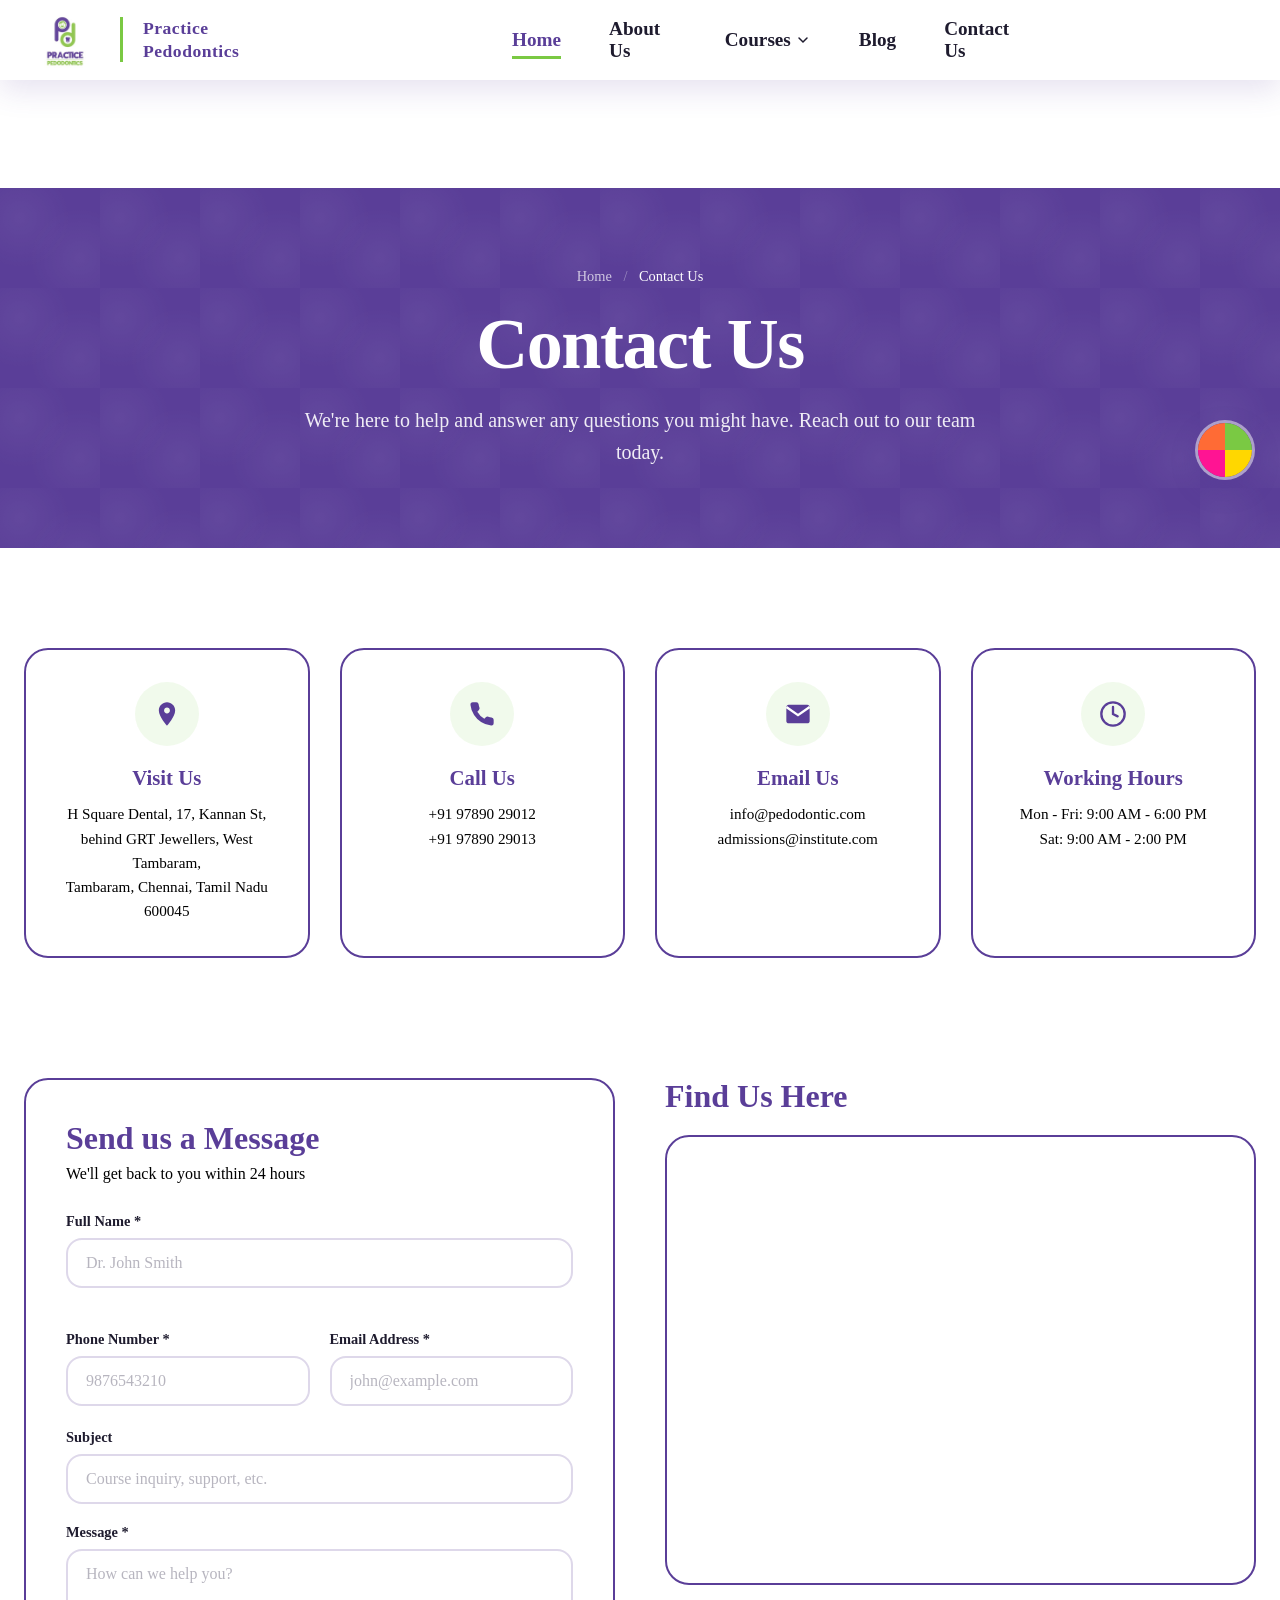
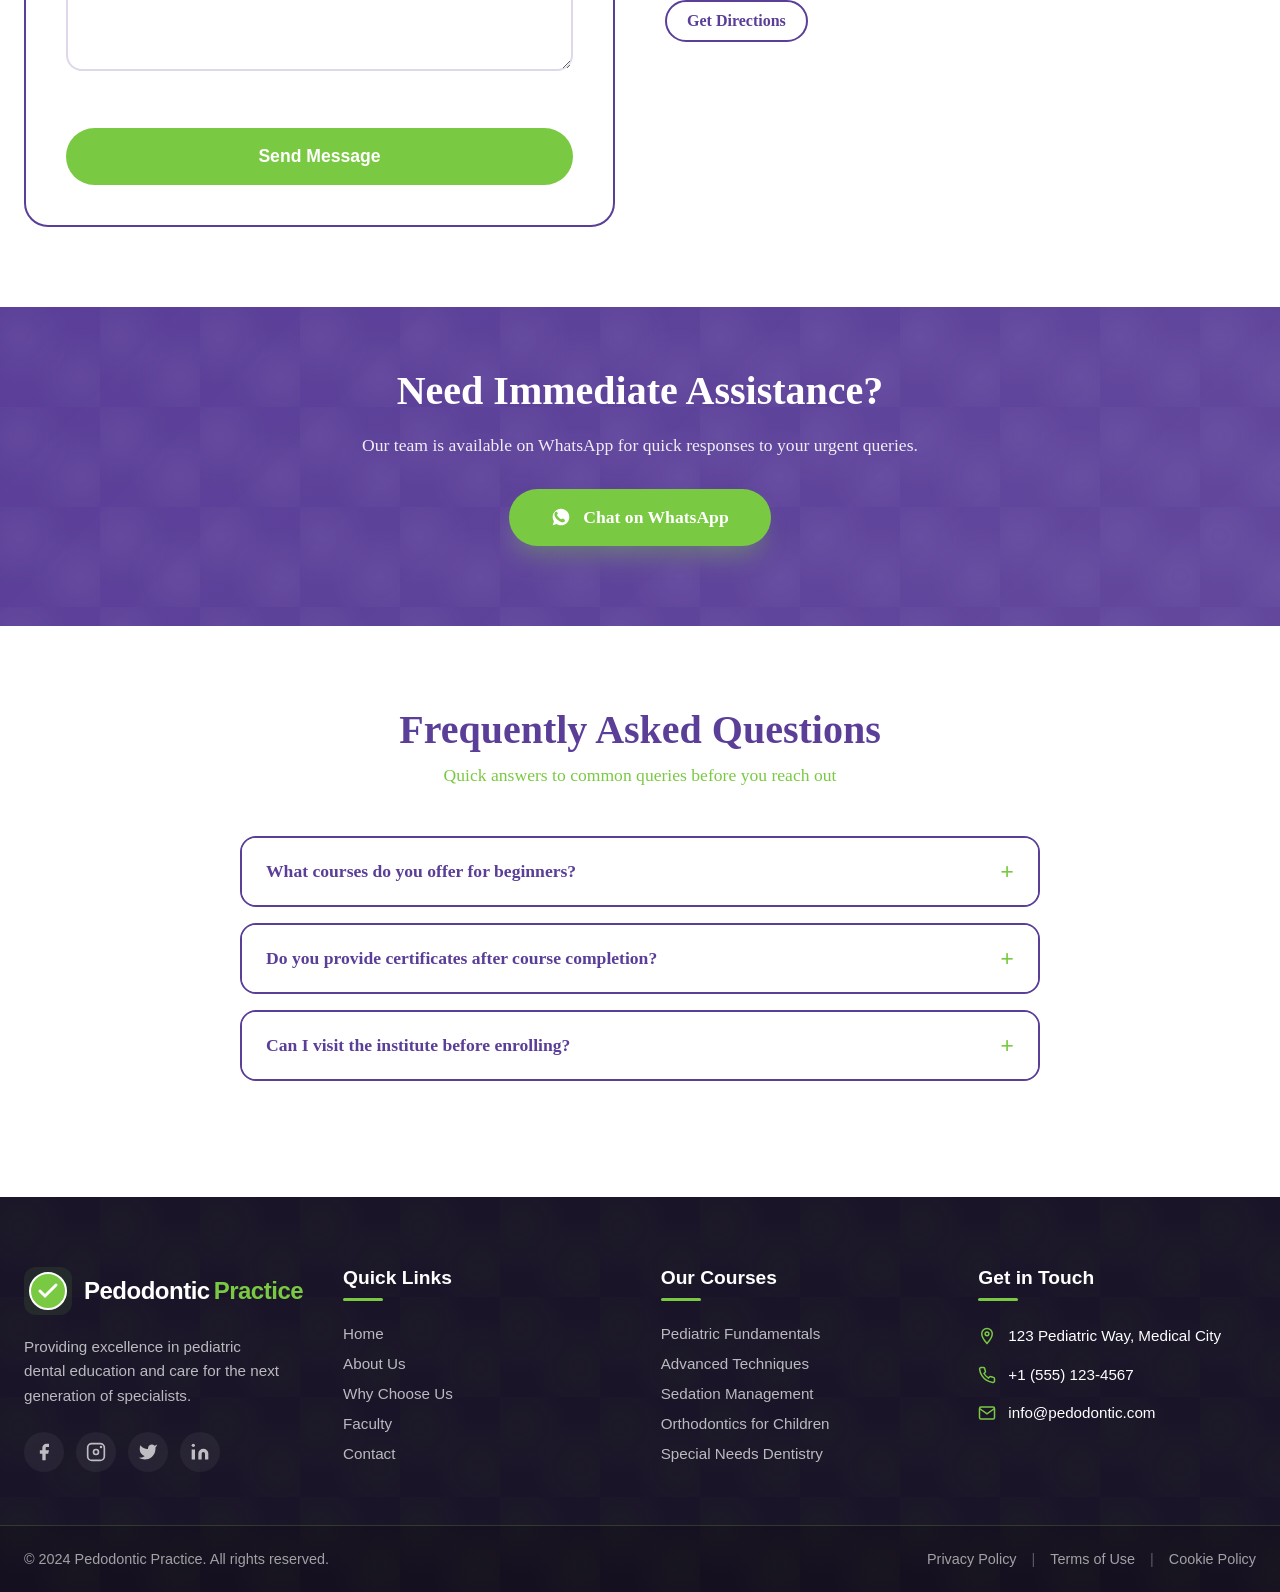
<file: contactsep.html>
<!DOCTYPE html>
<html lang="en">
<head>
    <meta charset="UTF-8">
    <meta name="viewport" content="width=device-width, initial-scale=1.0">
    <title>Document</title>
   
 
    <link rel="stylesheet" href="csss/style.css">
    
    <link rel="stylesheet" href="footer.css">
    <link rel="stylesheet" href="contactsep.css">

</head>
<body>

<section class="navbar-section" id="navbar-section">
  <!-- Sticky glassmorphism navbar -->
  <nav class="navbar" id="mainNavbar">
    <div class="nav-container">
      <!-- Logo with INLINE CSS for EXTRA BIG SIZE + Practice Pedodontics text (right side of logo) -->
      <div class="nav-logo">
        <img src="logopp.jpeg" alt="PediaCare" class="logo-img" style="height: 70px; width: auto; max-width: 320px; object-fit: contain; display: block;">
        <span class="logo-fallback" style="display: none;">PediaCare</span>
        <!-- Practice Pedodontics text - RIGHT SIDE OF LOGO -->
        <div class="practice-text" style="margin-left: 20px; font-size: 1.5rem; font-weight: 600; color: var(--primary); letter-spacing: 0.5px; border-left: 3px solid var(--accent); padding-left: 20px; line-height: 1.3;">
          Practice<br>Pedodontics
        </div>
      </div>

      <!-- Desktop Navigation -->
      <ul class="nav-menu" id="navMenu">
        <li class="nav-item">
          <a href="index.html" class="nav-link active">Home</a>
        </li>
        <li class="nav-item">
          <a href="about.html" class="nav-link">About Us</a>
        </li>
        <li class="nav-item dropdown-trigger">
          <a href="index.html#courses" class="nav-link">
            Courses
            <svg class="dropdown-icon" width="16" height="16" viewBox="0 0 16 16" fill="none">
              <path d="M4 6L8 10L12 6" stroke="currentColor" stroke-width="1.5" stroke-linecap="round"/>
            </svg>
          </a>
          <!-- Mega Menu - PEDODONTICS COURSES -->
         <div class="mega-menu">
  <div class="mega-menu-container">
    <div class="mega-column">
      <a href="course1.html">
        <div class="course-card">
          <div class="course-icon">🦷</div>
          <div class="course-content">
            <h4>Pediatric Dentistry</h4>
            <p>Primary teeth care & treatment</p>
          </div>
        </div>
      </a>
      
      <a href="course2.html">
        <div class="course-card">
          <div class="course-icon">😁</div>
          <div class="course-content">
            <h4>Child Orthodontics</h4>
            <p>Early intervention & braces</p>
          </div>
        </div>
      </a>
      
      <a href="course3.html">
        <div class="course-card">
          <div class="course-icon">🦷</div>
          <div class="course-content">
            <h4>Pulp Therapy</h4>
            <p>Pediatric root canals</p>
          </div>
        </div>
      </a>
    </div>
    
    <div class="mega-column">
      <a href="course4.html">
        <div class="course-card">
          <div class="course-icon">🔬</div>
          <div class="course-content">
            <h4>Dental Radiology</h4>
            <p>Pediatric imaging techniques</p>
          </div>
        </div>
      </a>
      
      <a href="course5.html">
        <div class="course-card">
          <div class="course-icon">🦷</div>
          <div class="course-content">
            <h4>Preventive Dentistry</h4>
            <p>Fluoride & sealants</p>
          </div>
        </div>
      </a>
      
      <a href="course6.html">
        <div class="course-card">
          <div class="course-icon">😴</div>
          <div class="course-content">
            <h4>Sedation Dentistry</h4>
            <p>Pediatric behavior management</p>
          </div>
        </div>
      </a>
    </div>
  </div>
</div>
        </li>
        <li class="nav-item">
          <a href="blog.html" class="nav-link">Blog</a>
        </li>
        <li class="nav-item">
          <a href="contactsep.html" class="nav-link">Contact Us</a>
        </li>
      </ul>

      <!-- HAMBURGER -->
      <div class="hamburger" id="hamburger">
        <span></span>
        <span></span>
        <span></span>
      </div>
    </div>
  </nav>

  <!-- MOBILE MENU -->
  <div class="mobile-overlay" id="mobileOverlay"></div>
  <div class="mobile-menu" id="mobileMenu">
    <div class="mobile-menu-header">
      <div style="display: flex; align-items: center; gap: 12px;">
        <img src="logopp.jpeg" alt="PediaCare" class="mobile-logo-img" style="height: 80px; width: auto; max-width: 260px; object-fit: contain; display: block;">
        <div style="font-size: 1.2rem; font-weight: 600; color: var(--primary); border-left: 2px solid var(--accent); padding-left: 12px; line-height: 1.3;">
          Practice<br>Pedodontics
        </div>
      </div>
      <span class="mobile-logo-fallback" style="display: none;">PediaCare</span>
      <button class="mobile-close" id="mobileClose">✕</button>
    </div>
    <ul class="mobile-nav-list">
      <li class="mobile-nav-item">
        <a href="index.html" class="mobile-nav-link active">Home</a>
      </li>
      <li class="mobile-nav-item">
        <a href="about.html" class="mobile-nav-link">About Us</a>
      </li>
      <li class="mobile-nav-item" style="list-style: none;">
  <div class="mobile-link-wrapper" style="display: flex; align-items: center; justify-content: space-between; width: 100%; cursor: pointer; padding: 12px 0;" onclick="toggleMobileSubmenu(event)">
    <a href="#" class="mobile-nav-link" style="text-decoration: none; color: var(--text-dark); font-weight: 500; flex: 1; pointer-events: none;">Courses</a>
    <button class="submenu-toggle" id="coursesToggle" style="background: none; border: 1px solid var(--primary); border-radius: 50%; width: 32px; height: 32px; cursor: pointer; color: var(--primary); font-size: 1.2rem; display: flex; align-items: center; justify-content: center; margin-left: 10px; flex-shrink: 0;" onclick="event.stopPropagation(); toggleMobileSubmenu(event)">
      <span>+</span>
    </button>
  </div>
  
  <ul class="mobile-submenu" id="mobileSubmenu" style="display: none; list-style: none; padding-left: 20px; margin: 5px 0 0 0; background: #f9f9f9; border-radius: 8px;">
    <li class="mobile-submenu-item" style="margin-bottom: 8px; padding: 8px 0; border-bottom: 1px solid #eee;">
      <a href="course1.html" class="mobile-nav-link" style="display: flex; align-items: center; gap: 10px; text-decoration: none; color: var(--text-dark);" onclick="event.stopPropagation();">
        <span class="menu-icon" style="font-size: 1.2rem;">🦷</span>
        <span>Pediatric Dentistry</span>
      </a>
    </li>
    <li class="mobile-submenu-item" style="margin-bottom: 8px; padding: 8px 0; border-bottom: 1px solid #eee;">
      <a href="course2.html" class="mobile-nav-link" style="display: flex; align-items: center; gap: 10px; text-decoration: none; color: var(--text-dark);" onclick="event.stopPropagation();">
        <span class="menu-icon" style="font-size: 1.2rem;">😁</span>
        <span>Child Orthodontics</span>
      </a>
    </li>
    <li class="mobile-submenu-item" style="margin-bottom: 8px; padding: 8px 0; border-bottom: 1px solid #eee;">
      <a href="course3.html" class="mobile-nav-link" style="display: flex; align-items: center; gap: 10px; text-decoration: none; color: var(--text-dark);" onclick="event.stopPropagation();">
        <span class="menu-icon" style="font-size: 1.2rem;">🦷</span>
        <span>Pulp Therapy</span>
      </a>
    </li>
    <li class="mobile-submenu-item" style="margin-bottom: 8px; padding: 8px 0; border-bottom: 1px solid #eee;">
      <a href="course4.html" class="mobile-nav-link" style="display: flex; align-items: center; gap: 10px; text-decoration: none; color: var(--text-dark);" onclick="event.stopPropagation();">
        <span class="menu-icon" style="font-size: 1.2rem;">🔬</span>
        <span>Dental Radiology</span>
      </a>
    </li>
    <li class="mobile-submenu-item" style="margin-bottom: 8px; padding: 8px 0; border-bottom: 1px solid #eee;">
      <a href="course5.html" class="mobile-nav-link" style="display: flex; align-items: center; gap: 10px; text-decoration: none; color: var(--text-dark);" onclick="event.stopPropagation();">
        <span class="menu-icon" style="font-size: 1.2rem;">🦷</span>
        <span>Preventive Dentistry</span>
      </a>
    </li>
    <li class="mobile-submenu-item" style="margin-bottom: 8px; padding: 8px 0;">
      <a href="course6.html" class="mobile-nav-link" style="display: flex; align-items: center; gap: 10px; text-decoration: none; color: var(--text-dark);" onclick="event.stopPropagation();">
        <span class="menu-icon" style="font-size: 1.2rem;">😴</span>
        <span>Sedation Dentistry</span>
      </a>
    </li>
  </ul>
</li>

<style>
  /* Ensure the entire wrapper is clickable */
  .mobile-link-wrapper {
    cursor: pointer;
    user-select: none;
  }
  
  /* Submenu initially hidden */
  .mobile-submenu {
    display: none !important;
  }
  
  /* When active class is added, show submenu */
  .mobile-submenu.active {
    display: block !important;
  }
</style>

<script>
// Simple JavaScript for toggling
function toggleMobileSubmenu(event) {
  event.preventDefault();
  event.stopPropagation();
  
  var submenu = document.getElementById('mobileSubmenu');
  var toggleBtn = document.getElementById('coursesToggle');
  var icon = toggleBtn ? toggleBtn.querySelector('span') : null;
  
  if (submenu) {
    // Toggle active class
    submenu.classList.toggle('active');
    
    // Update icon
    if (icon) {
      if (submenu.classList.contains('active')) {
        icon.textContent = '−';
      } else {
        icon.textContent = '+';
      }
    }
  }
}

// Initialize - ensure submenu starts hidden
document.addEventListener('DOMContentLoaded', function() {
  var submenu = document.getElementById('mobileSubmenu');
  if (submenu) {
    submenu.classList.remove('active');
  }
});
</script>
      <li class="mobile-nav-item">
        <a href="blog.html" class="mobile-nav-link">Blog</a>
      </li>
      <li class="mobile-nav-item">
        <a href="contactsep.html" class="mobile-nav-link">Contact Us</a>
      </li>
    </ul>
  </div>
  

  <!-- Floating Settings Button - COLORFUL -->
  <button class="floating-settings" id="themeToggleBtn">
    <span class="color-dots">
      <span style="background: #FF6B35;"></span>
      <span style="background: #7AC943;"></span>
      <span style="background: #FF1493;"></span>
      <span style="background: #FFD700;"></span>
    </span>
  </button>

  <!-- Theme Panel -->
  <div class="theme-panel" id="themePanel">
    <div class="theme-panel-header">
      <h4>Themes</h4>
      <button class="close-panel" id="closePanel">✕</button>
    </div>
    <div class="theme-options">
      <div class="theme-option" data-theme="theme1">Royal Purple</div>
      <div class="theme-option" data-theme="theme2">Ocean Teal</div>
      <div class="theme-option" data-theme="theme3">Berry Pink</div>
      <div class="theme-option" data-theme="theme4">Forest Green</div>
      <div class="theme-option" data-theme="theme5">Sunset Orange</div>
    </div>
  </div>
</section>


<br><br><br><br><br><br>




<!-- 1) Page Hero Header -->
<section class="contact-page-hero">
  <div class="contact-hero-container">
    <div class="breadcrumb">
      <a href="#">Home</a>
      <span class="separator">/</span>
      <span class="current">Contact Us</span>
    </div>
    <h1 class="contact-hero-title">Contact Us</h1>
    <p class="contact-hero-subtitle">We're here to help and answer any questions you might have. Reach out to our team today.</p>
  </div>
</section>

<!-- 2) Contact Information Section -->
<section class="contact-info-section">
  <div class="contact-container">
    <div class="info-grid">
      <div class="info-card">
        <div class="info-icon">
          <svg width="28" height="28" viewBox="0 0 24 24" fill="none">
            <path d="M12 2C8.13 2 5 5.13 5 9c0 5.25 7 13 7 13s7-7.75 7-13c0-3.87-3.13-7-7-7zm0 9.5c-1.38 0-2.5-1.12-2.5-2.5s1.12-2.5 2.5-2.5 2.5 1.12 2.5 2.5-1.12 2.5-2.5 2.5z" fill="currentColor"/>
          </svg>
        </div>
        <h3 class="info-title">Visit Us</h3>
        <p class="info-detail">H Square Dental, 17, Kannan St,<br>behind GRT Jewellers, West Tambaram,<br>Tambaram, Chennai, Tamil Nadu 600045</p>
      </div>
      <div class="info-card">
        <div class="info-icon">
          <svg width="28" height="28" viewBox="0 0 24 24" fill="none">
            <path d="M22 16.92v3a1.999 1.999 0 0 1-2.18 2 19.79 19.79 0 0 1-8.63-3.07 19.5 19.5 0 0 1-6-6 19.79 19.79 0 0 1-3.07-8.67A2 2 0 0 1 4.11 2h3a2 2 0 0 1 2 1.72c.127.96.362 1.903.7 2.81a2 2 0 0 1-.45 2.11L8 10a16 16 0 0 0 6 6l1.27-1.27a2 2 0 0 1 2.11-.45c.907.338 1.85.573 2.81.7A2 2 0 0 1 22 16.92z" fill="currentColor"/>
          </svg>
        </div>
        <h3 class="info-title">Call Us</h3>
        <p class="info-detail">+91 97890 29012<br>+91 97890 29013</p>
      </div>
      <div class="info-card">
        <div class="info-icon">
          <svg width="28" height="28" viewBox="0 0 24 24" fill="none">
            <path d="M4 4h16c1.1 0 2 .9 2 2v12c0 1.1-.9 2-2 2H4c-1.1 0-2-.9-2-2V6c0-1.1.9-2 2-2z" fill="currentColor"/>
            <polyline points="22,6 12,13 2,6" stroke="white" stroke-width="2"/>
          </svg>
        </div>
        <h3 class="info-title">Email Us</h3>
        <p class="info-detail">info@pedodontic.com<br>admissions@institute.com</p>
      </div>
      <div class="info-card">
        <div class="info-icon">
          <svg width="28" height="28" viewBox="0 0 24 24" fill="none">
            <circle cx="12" cy="12" r="10" stroke="currentColor" stroke-width="2"/>
            <path d="M12 6V12L16 14" stroke="currentColor" stroke-width="2" stroke-linecap="round"/>
          </svg>
        </div>
        <h3 class="info-title">Working Hours</h3>
        <p class="info-detail">Mon - Fri: 9:00 AM - 6:00 PM<br>Sat: 9:00 AM - 2:00 PM</p>
      </div>
    </div>
  </div>
</section>

<!-- 3) Main Contact Section (Form + Map) -->
<section class="main-contact-section">
  <div class="contact-container">
    <div class="contact-grid">
      <!-- Left: Contact Form -->
      <div class="contact-form-wrapper">
        <h2 class="form-heading">Send us a Message</h2>
        <p class="form-subheading">We'll get back to you within 24 hours</p>
        
        <form class="contact-form" id="contactForm">
          <div class="form-group">
            <label for="name">Full Name *</label>
            <input type="text" id="name" class="form-control" placeholder="Dr. John Smith" required>
            <div class="error-message" id="nameError"></div>
          </div>
          
          <div class="form-row">
            <div class="form-group half">
              <label for="phone">Phone Number *</label>
              <input type="tel" id="phone" class="form-control" placeholder="9876543210" maxlength="10" required>
              <div class="error-message" id="phoneError"></div>
            </div>
            <div class="form-group half">
              <label for="email">Email Address *</label>
              <input type="email" id="email" class="form-control" placeholder="john@example.com" required>
              <div class="error-message" id="emailError"></div>
            </div>
          </div>
          
          <div class="form-group">
            <label for="subject">Subject</label>
            <input type="text" id="subject" class="form-control" placeholder="Course inquiry, support, etc.">
          </div>
          
          <div class="form-group">
            <label for="message">Message *</label>
            <textarea id="message" class="form-control" rows="5" placeholder="How can we help you?" required></textarea>
            <div class="error-message" id="messageError"></div>
          </div>
          
          <button type="submit" class="submit-btn" id="contactSubmitBtn">Send Message</button>
        </form>
      </div>
      
      <!-- Right: Map Container -->
      <div class="map-wrapper">
        <h2 class="map-heading">Find Us Here</h2>
        <div class="map-container">
          <!-- Google Maps Embed with exact location -->
          <iframe src="https://www.google.com/maps/embed?pb=!1m18!1m12!1m3!1d3887.5127358762897!2d80.1229816!3d12.93587!2m3!1f0!2f0!3f0!3m2!1i1024!2i768!4f13.1!3m3!1m2!1s0x3a525fdb38b77207%3A0x7540fb0ee9252c88!2sH%20Square%20Dental!5e0!3m2!1sen!2sin!4v1700000000000!5m2!1sen!2sin" 
                  width="100%" 
                  height="100%" 
                  style="border:0;" 
                  allowfullscreen="" 
                  loading="lazy"
                  referrerpolicy="no-referrer-when-downgrade">
          </iframe>
        </div>
        <a href="https://www.google.com/maps/dir/12.976128,80.196559/H+Square+Dental,+17,+Kannan+St,+behind+GRT+Jewellers,+West+Tambaram,+Tambaram,+Chennai,+Tamil+Nadu+600045/@12.9594666,80.1185492,10250m/data=!3m2!1e3!4b1!4m9!4m8!1m1!4e1!1m5!1m1!1s0x3a525fdb38b77207:0x7540fb0ee9252c88!2m2!1d80.1255705!2d12.93587?entry=ttu&g_ep=EgoyMDI2MDIxMS4wIKXMDSoASAFQAw%3D%3D" target="_blank" class="map-directions-link">Get Directions</a>
      </div>
    </div>
  </div>
</section>

<!-- 4) Quick Support / CTA Section -->
<section class="quick-support">
  <div class="contact-container">
    <div class="support-content">
      <h2 class="support-heading">Need Immediate Assistance?</h2>
      <p class="support-text">Our team is available on WhatsApp for quick responses to your urgent queries.</p>
      <a href="#" class="support-btn" id="whatsappSupportBtn">
        <svg width="20" height="20" viewBox="0 0 24 24" fill="currentColor">
          <path d="M12 2C6.48 2 2 6.48 2 12c0 1.93.55 3.72 1.5 5.24L2 22l4.8-1.5C8.28 21.45 10.07 22 12 22c5.52 0 10-4.48 10-10S17.52 2 12 2zm5 14.5c-.3.9-1.5 1.7-2.5 1.9-.7.1-1.6.1-2.6-.3-.7-.3-1.4-.7-2.2-1.2-.8-.5-1.5-1.1-2.2-1.8-.7-.7-1.3-1.4-1.8-2.2-.5-.8-.9-1.5-1.2-2.2-.4-1-.4-1.9-.3-2.6.2-1 .9-2.2 1.9-2.5.3-.1.7 0 .9.2l.9 1.2c.2.2.3.5.2.8-.1.3-.2.5-.4.8-.1.2-.3.5-.4.7-.1.2-.1.5.1.8.5.9 1.1 1.7 1.9 2.5.8.8 1.6 1.4 2.5 1.9.3.2.6.2.8.1.2-.1.5-.3.7-.4.2-.2.5-.3.8-.4.3-.1.6-.1.8.2l1.2.9c.3.2.4.5.2.9z"/>
        </svg>
        <span>Chat on WhatsApp</span>
      </a>
    </div>
  </div>
</section>

<!-- 5) FAQ Preview Section -->
<section class="faq-preview">
  <div class="contact-container">
    <div class="faq-header">
      <h2 class="faq-heading">Frequently Asked Questions</h2>
      <p class="faq-subtitle">Quick answers to common queries before you reach out</p>
    </div>
    
    <div class="faq-accordion">
      <div class="faq-item">
        <button class="faq-question">
          <span>What courses do you offer for beginners?</span>
          <span class="faq-icon">+</span>
        </button>
        <div class="faq-answer">
          <p>We offer a comprehensive "Pediatric Dentistry Fundamentals" course designed for beginners. It covers child psychology, preventive dentistry, and basic clinical procedures over 12 weekends.</p>
        </div>
      </div>
      
      <div class="faq-item">
        <button class="faq-question">
          <span>Do you provide certificates after course completion?</span>
          <span class="faq-icon">+</span>
        </button>
        <div class="faq-answer">
          <p>Yes, all participants receive a certificate of completion from our institute. Advanced courses also offer specialized certifications.</p>
        </div>
      </div>
      
      <div class="faq-item">
        <button class="faq-question">
          <span>Can I visit the institute before enrolling?</span>
          <span class="faq-icon">+</span>
        </button>
        <div class="faq-answer">
          <p>Absolutely! We encourage prospective students to visit our facilities. Please contact us to schedule a tour during working hours.</p>
        </div>
      </div>
    </div>
  </div>
</section>


<section class="footer-premium">
  <!-- Main Footer -->
  <div class="footer-main">
    <div class="footer-container">
      <div class="footer-grid">
        <!-- Column 1: Logo & Brand -->
        <div class="footer-col brand-col">
          <div class="footer-logo-wrapper">
            <div class="footer-logo-icon">
              <svg width="40" height="40" viewBox="0 0 40 40" fill="none" xmlns="http://www.w3.org/2000/svg">
                <circle cx="20" cy="20" r="18" fill="var(--accent)" stroke="white" stroke-width="2"/>
                <path d="M12 20L17 25L28 14" stroke="white" stroke-width="3" stroke-linecap="round"/>
              </svg>
            </div>
            <span class="footer-logo-text">Pedodontic<span class="logo-accent">Practice</span></span>
          </div>
          <p class="footer-brand-desc">Providing excellence in pediatric dental education and care for the next generation of specialists.</p>
          <div class="footer-social">
            <a href="#" class="social-link" aria-label="Facebook">
              <svg width="20" height="20" viewBox="0 0 24 24" fill="none">
                <path d="M18 2h-3a5 5 0 0 0-5 5v3H7v4h3v8h4v-8h3l1-4h-4V7a1 1 0 0 1 1-1h3V2z" fill="currentColor"/>
              </svg>
            </a>
            <a href="#" class="social-link" aria-label="Instagram">
              <svg width="20" height="20" viewBox="0 0 24 24" fill="none">
                <rect x="2" y="2" width="20" height="20" rx="5" stroke="currentColor" stroke-width="2"/>
                <circle cx="12" cy="12" r="3" stroke="currentColor" stroke-width="2"/>
                <circle cx="18" cy="6" r="1.5" fill="currentColor"/>
              </svg>
            </a>
            <a href="#" class="social-link" aria-label="Twitter">
              <svg width="20" height="20" viewBox="0 0 24 24" fill="none">
                <path d="M23 3a10.9 10.9 0 0 1-3.14 1.53 4.48 4.48 0 0 0-7.86 3v1A10.66 10.66 0 0 1 3 4s-4 9 5 13a11.64 11.64 0 0 1-7 2c9 5 20 0 20-11.5a4.5 4.5 0 0 0-.08-.83A7.72 7.72 0 0 0 23 3z" fill="currentColor"/>
              </svg>
            </a>
            <a href="#" class="social-link" aria-label="LinkedIn">
              <svg width="20" height="20" viewBox="0 0 24 24" fill="none">
                <path d="M16 8a6 6 0 0 1 6 6v7h-4v-7a2 2 0 0 0-2-2 2 2 0 0 0-2 2v7h-4v-7a6 6 0 0 1 6-6z" fill="currentColor"/>
                <rect x="2" y="9" width="4" height="12" fill="currentColor"/>
                <circle cx="4" cy="4" r="2" fill="currentColor"/>
              </svg>
            </a>
          </div>
        </div>
        
        <!-- Column 2: Quick Links -->
        <div class="footer-col">
          <h3 class="footer-heading">Quick Links</h3>
          <ul class="footer-links">
            <li><a href="#" class="footer-link">Home</a></li>
            <li><a href="#" class="footer-link">About Us</a></li>
            <li><a href="#" class="footer-link">Why Choose Us</a></li>
            <li><a href="#" class="footer-link">Faculty</a></li>
            <li><a href="#" class="footer-link">Contact</a></li>
          </ul>
        </div>
        
        <!-- Column 3: Courses Links -->
        <div class="footer-col">
          <h3 class="footer-heading">Our Courses</h3>
          <ul class="footer-links">
            <li><a href="#" class="footer-link">Pediatric Fundamentals</a></li>
            <li><a href="#" class="footer-link">Advanced Techniques</a></li>
            <li><a href="#" class="footer-link">Sedation Management</a></li>
            <li><a href="#" class="footer-link">Orthodontics for Children</a></li>
            <li><a href="#" class="footer-link">Special Needs Dentistry</a></li>
          </ul>
        </div>
        
        <!-- Column 4: Contact Info -->
        <div class="footer-col">
          <h3 class="footer-heading">Get in Touch</h3>
          <ul class="footer-contact">
            <li class="contact-item">
              <svg width="18" height="18" viewBox="0 0 24 24" fill="none">
                <path d="M12 2C8.13 2 5 5.13 5 9c0 5.25 7 13 7 13s7-7.75 7-13c0-3.87-3.13-7-7-7z" stroke="currentColor" stroke-width="2"/>
                <circle cx="12" cy="9" r="2.5" stroke="currentColor" stroke-width="2"/>
              </svg>
              <span style="color: white;">123 Pediatric Way, Medical City</span>
            </li>
            <li class="contact-item">
              <svg width="18" height="18" viewBox="0 0 24 24" fill="none">
                <path d="M22 16.92v3a1.999 1.999 0 0 1-2.18 2 19.79 19.79 0 0 1-8.63-3.07 19.5 19.5 0 0 1-6-6 19.79 19.79 0 0 1-3.07-8.67A2 2 0 0 1 4.11 2h3a2 2 0 0 1 2 1.72c.127.96.362 1.903.7 2.81a2 2 0 0 1-.45 2.11L8 10a16 16 0 0 0 6 6l1.27-1.27a2 2 0 0 1 2.11-.45c.907.338 1.85.573 2.81.7A2 2 0 0 1 22 16.92z" stroke="currentColor" stroke-width="2"/>
              </svg>
              <span style="color: white;">+1 (555) 123-4567</span>
            </li>
            <li class="contact-item">
              <svg width="18" height="18" viewBox="0 0 24 24" fill="none">
                <path d="M4 4h16c1.1 0 2 .9 2 2v12c0 1.1-.9 2-2 2H4c-1.1 0-2-.9-2-2V6c0-1.1.9-2 2-2z" stroke="currentColor" stroke-width="2"/>
                <polyline points="22,6 12,13 2,6" stroke="currentColor" stroke-width="2"/>
              </svg>
             <span style="color:white !important; opacity: 1 !important; visibility: visible !important;">
    info@pedodontic.com
</span>
            </li>
          </ul>
        </div>
      </div>
    </div>
  </div>
  
  <!-- Footer Bottom -->
  <div class="footer-bottom">
    <div class="footer-container">
      <div class="footer-bottom-content">
        <p class="copyright">© 2024 Pedodontic Practice. All rights reserved.</p>
        <div class="footer-bottom-links">
          <a href="#" class="bottom-link">Privacy Policy</a>
          <span class="bottom-sep">|</span>
          <a href="#" class="bottom-link">Terms of Use</a>
          <span class="bottom-sep">|</span>
          <a href="#" class="bottom-link">Cookie Policy</a>
        </div>
      </div>
    </div>
  </div>
</section>


</body>
<script src="script.js"></script>
<script src="hero.js"></script>
<script src="about.js"></script>
<script src="courses.js"></script>
<script src="insta.js"></script>
<script src="homecontact.js"></script>


<script>
  window.addEventListener('scroll', function() {
  const nav = document.querySelector('.navbar');
  
  // If user scrolls more than 50px, add 'scrolled' class
  if (window.scrollY > 50) {
    nav.classList.add('scrolled');
  } else {
    nav.classList.remove('scrolled');
  }
});
</script>

<script src="contactsep.js"></script>

<script>
  // ===== COMPLETE MOBILE NAVIGATION FIX =====
(function() {
  'use strict';
  
  // FIX 1: Ensure all mobile links have correct hrefs
  function fixMobileLinks() {
    const mobileLinks = [
      { selector: 'a[href="index.html"]', text: 'Home', correct: 'index.html' },
      { selector: 'a[href="about.html"]', text: 'About Us', correct: 'about.html' },
      { selector: 'a[href="blog.html"]', text: 'Blog', correct: 'blog.html' },
      { selector: 'a[href="contactsep.html"]', text: 'Contact Us', correct: 'contactsep.html' }
    ];
    
    // Fix by selector first
    mobileLinks.forEach(item => {
      const links = document.querySelectorAll(item.selector);
      links.forEach(link => {
        link.setAttribute('href', item.correct);
        console.log(`Fixed ${item.text} link: ${item.correct}`);
      });
    });
    
    // Fix by text content
    document.querySelectorAll('.mobile-nav-link').forEach(link => {
      const text = link.textContent.trim();
      if (text === 'Home') link.setAttribute('href', 'index.html');
      else if (text === 'About Us') link.setAttribute('href', 'about.html');
      else if (text === 'Blog') link.setAttribute('href', 'blog.html');
      else if (text === 'Contact Us') link.setAttribute('href', 'contactsep.html');
    });
    
    // Fix submenu course links
    const courseLinks = [
      { selector: 'a[href="course1.html"]', correct: 'course1.html' },
      { selector: 'a[href="course2.html"]', correct: 'course2.html' },
      { selector: 'a[href="course3.html"]', correct: 'course3.html' },
      { selector: 'a[href="course4.html"]', correct: 'course4.html' },
      { selector: 'a[href="course5.html"]', correct: 'course5.html' },
      { selector: 'a[href="course6.html"]', correct: 'course6.html' }
    ];
    
    courseLinks.forEach(item => {
      const links = document.querySelectorAll(item.selector);
      links.forEach(link => {
        link.setAttribute('href', item.correct);
      });
    });
  }
  
  // FIX 2: Direct click handler that forces navigation
  function setupNavigation() {
    // Remove all existing click handlers by cloning
    const allLinks = document.querySelectorAll('.mobile-nav-link, .mobile-submenu a');
    
    allLinks.forEach(link => {
      // Store href before cloning
      const href = link.getAttribute('href');
      
      // Create new link
      const newLink = document.createElement('a');
      newLink.className = link.className;
      newLink.setAttribute('href', href || '#');
      newLink.innerHTML = link.innerHTML;
      
      // Replace old link
      link.parentNode.replaceChild(newLink, link);
    });
    
    // Add fresh click handler to all links
    document.querySelectorAll('.mobile-nav-link, .mobile-submenu a').forEach(link => {
      link.addEventListener('click', function(e) {
        const href = this.getAttribute('href');
        
        if (href && href !== '#' && href !== '') {
          e.preventDefault(); // Stop any other handlers
          window.location.href = href; // Force navigation
          console.log('Navigating to:', href);
          return false;
        }
      });
    });
  }
  
  // FIX 3: Submenu toggle fix
  function fixSubmenuToggle() {
    const toggleBtn = document.getElementById('coursesToggle');
    const submenu = document.getElementById('mobileSubmenu');
    const coursesLink = document.querySelector('.mobile-link-wrapper .mobile-nav-link');
    
    if (toggleBtn && submenu) {
      // Remove existing handlers
      const newToggle = toggleBtn.cloneNode(true);
      toggleBtn.parentNode.replaceChild(newToggle, toggleBtn);
      
      // Add new handler
      newToggle.addEventListener('click', function(e) {
        e.preventDefault();
        e.stopPropagation();
        
        const icon = this.querySelector('span');
        submenu.classList.toggle('active');
        
        if (submenu.classList.contains('active')) {
          icon.textContent = '−';
          submenu.style.display = 'block';
        } else {
          icon.textContent = '+';
          submenu.style.display = 'none';
        }
      });
    }
    
    // Fix courses parent link - should not navigate, just open submenu
    if (coursesLink) {
      coursesLink.addEventListener('click', function(e) {
        e.preventDefault();
        // Optionally toggle submenu here too
        if (toggleBtn) toggleBtn.click();
      });
    }
  }
  
  // FIX 4: Mobile menu close button fix
  function fixMobileMenuControls() {
    const closeBtn = document.getElementById('mobileClose');
    const overlay = document.getElementById('mobileOverlay');
    const mobileMenu = document.getElementById('mobileMenu');
    const menuToggle = document.querySelector('.menu-toggle'); // Assuming you have a menu toggle button
    
    if (closeBtn) {
      const newClose = closeBtn.cloneNode(true);
      closeBtn.parentNode.replaceChild(newClose, closeBtn);
      
      newClose.addEventListener('click', function() {
        if (mobileMenu) mobileMenu.classList.remove('active');
        if (overlay) overlay.classList.remove('active');
        document.body.style.overflow = '';
      });
    }
    
    if (overlay) {
      const newOverlay = overlay.cloneNode(true);
      overlay.parentNode.replaceChild(newOverlay, overlay);
      
      newOverlay.addEventListener('click', function() {
        if (mobileMenu) mobileMenu.classList.remove('active');
        this.classList.remove('active');
        document.body.style.overflow = '';
      });
    }
    
    if (menuToggle) {
      const newToggle = menuToggle.cloneNode(true);
      menuToggle.parentNode.replaceChild(newToggle, menuToggle);
      
      newToggle.addEventListener('click', function() {
        if (mobileMenu) mobileMenu.classList.add('active');
        if (overlay) overlay.classList.add('active');
        document.body.style.overflow = 'hidden';
      });
    }
  }
  
  // FIX 5: CSS fixes
  function addCSSFixes() {
    const style = document.createElement('style');
    style.textContent = `
      .mobile-nav-link, .mobile-submenu a {
        cursor: pointer !important;
        pointer-events: auto !important;
        z-index: 10000 !important;
        position: relative;
      }
      
      .mobile-menu {
        z-index: 9999;
      }
      
      .mobile-submenu {
        display: none;
        padding-left: 20px;
      }
      
      .mobile-submenu.active {
        display: block;
      }
      
      .mobile-link-wrapper {
        display: flex;
        align-items: center;
        justify-content: space-between;
        width: 100%;
      }
      
      .submenu-toggle {
        background: none;
        border: 1px solid var(--primary);
        border-radius: 50%;
        width: 32px;
        height: 32px;
        cursor: pointer;
        color: var(--primary);
        font-size: 1.2rem;
        display: flex;
        align-items: center;
        justify-content: center;
      }
      
      .submenu-toggle:hover {
        background: var(--accent);
        color: white;
        border-color: var(--accent);
      }
      
      .mobile-overlay.active {
        display: block;
      }
    `;
    document.head.appendChild(style);
  }
  
  // Initialize all fixes
  function init() {
    fixMobileLinks();
    setupNavigation();
    fixSubmenuToggle();
    fixMobileMenuControls();
    addCSSFixes();
    
    console.log('Mobile navigation fixed!');
  }
  
  // Run after DOM is ready
  if (document.readyState === 'loading') {
    document.addEventListener('DOMContentLoaded', init);
  } else {
    init();
  }
  
})();
</script>

</html>
</file>
<file: csss/style.css>
/* RESET */
* {
  margin: 0;
  padding: 0;
  box-sizing: border-box;
}

:root {
  --primary: #5A3E98;
  --primary-light: #7C5BB0;
  --accent: #7AC943;
  --bg-white: rgba(255, 255, 255, 0.95);
  --text-dark: #1e1b2e;
  --nav-height: 130px; /* Increased significantly for extra large logo + text */
  --shadow: 0 10px 30px rgba(90, 62, 152, 0.15);
  --transition: 0.3s ease;
}

/* Theme classes - COLORFUL VARIATIONS */
body.theme1 { --primary: #5A3E98; --accent: #7AC943; }
body.theme2 { --primary: #2C5F2D; --accent: #FF6B35; }
body.theme3 { --primary: #9B4F96; --accent: #FF1493; }
body.theme4 { --primary: #1B5E6B; --accent: #FFD700; }
body.theme5 { --primary: #FF6B35; --accent: #5A3E98; }

/* Navbar Section */
.navbar-section {
  width: 100%;
  position: relative;
}

/* Navbar */
.navbar {
  position: sticky;
  top: 0;
  z-index: 1000;
  width: 100%;
  height: var(--nav-height);
  background: var(--bg-white);
  backdrop-filter: blur(10px);
  -webkit-backdrop-filter: blur(10px);
  border-bottom: 1px solid rgba(255,255,255,0.3);
  box-shadow: var(--shadow);
}

.nav-container {
  max-width: 1400px;
  height: 100%;
  margin: 0 auto;
  padding: 0 30px;
  display: flex;
  align-items: center;
  justify-content: space-between;
}

/* Logo - EXTRA BIG SIZE with Practice Text on RIGHT side */
.nav-logo {
  display: flex;
  align-items: center;
  z-index: 1001;
}

.practice-text {
  white-space: nowrap;
}

/* Desktop Menu */
.nav-menu {
  display: flex;
  list-style: none;
  gap: 3rem;
  align-items: center;
  margin: 0;
  padding: 0;
  position: absolute;
  left: 60%;
  transform: translateX(-50%);
}

.nav-item {
  position: relative;
}

.nav-link {
  text-decoration: none;
  color: var(--text-dark);
  font-weight: 600;
  font-size: 1.2rem;
  padding: 0.5rem 0;
  display: flex;
  align-items: center;
  gap: 4px;
  position: relative;
}

.nav-link::after {
  content: '';
  position: absolute;
  bottom: 0;
  left: 0;
  width: 0;
  height: 3px;
  background: var(--accent);
  transition: width 0.2s;
}

.nav-link:hover::after,
.nav-link.active::after {
  width: 100%;
}

.nav-link.active {
  color: var(--primary);
  font-weight: 700;
}

.dropdown-icon {
  transition: transform 0.2s;
}

.dropdown-trigger:hover .dropdown-icon {
  transform: rotate(180deg);
}

/* Mega Menu */
.mega-menu {
  position: absolute;
  top: calc(var(--nav-height) - 10px);
  left: 50%;
  transform: translateX(-50%) translateY(20px);
  width: 650px;
  background: white;
  border-radius: 24px;
  padding: 1.8rem;
  box-shadow: 0 20px 40px rgba(90,62,152,0.25);
  opacity: 0;
  visibility: hidden;
  transition: 0.3s;
  border: 1px solid rgba(255,255,255,0.5);
}

.dropdown-trigger:hover .mega-menu {
  opacity: 1;
  visibility: visible;
  transform: translateX(-50%) translateY(10px);
}

.mega-menu-container {
  display: grid;
  grid-template-columns: 1fr 1fr;
  gap: 1.2rem;
}

.course-card {
  display: flex;
  align-items: center;
  gap: 1rem;
  padding: 1rem;
  border-radius: 16px;
  background: #f8f8ff;
  border: 2px solid transparent;
  transition: 0.2s;
}

.course-card:hover {
  border-color: var(--accent);
  background: white;
  box-shadow: 0 8px 20px rgba(122,201,67,0.15);
}

.course-icon {
  font-size: 2.2rem;
}

.course-content h4 {
  font-size: 1.1rem;
  font-weight: 600;
  color: var(--text-dark);
  margin-bottom: 0.2rem;
}

.course-content p {
  font-size: 0.85rem;
  color: #666;
}

/* HAMBURGER */
.hamburger {
  display: none;
  flex-direction: column;
  justify-content: center;
  align-items: center;
  width: 48px;
  height: 48px;
  cursor: pointer;
  z-index: 1001;
  background: rgba(90,62,152,0.1);
  border-radius: 10px;
}

.hamburger span {
  width: 26px;
  height: 3px;
  background: var(--primary);
  margin: 3px 0;
  transition: 0.3s;
  border-radius: 4px;
}

.hamburger.active span:nth-child(1) {
  transform: translateY(9px) rotate(45deg);
}

.hamburger.active span:nth-child(2) {
  opacity: 0;
}

.hamburger.active span:nth-child(3) {
  transform: translateY(-9px) rotate(-45deg);
}

/* Mobile Overlay */
.mobile-overlay {
  position: fixed;
  top: 0;
  left: 0;
  width: 100%;
  height: 100%;
  background: rgba(0,0,0,0.5);
  backdrop-filter: blur(3px);
  z-index: 1001;
  opacity: 0;
  visibility: hidden;
  transition: 0.3s;
}

.mobile-overlay.active {
  opacity: 1;
  visibility: visible;
}

/* Mobile Menu */
.mobile-menu {
  position: fixed;
  top: 0;
  right: -380px;
  width: 350px;
  height: 100vh;
  background: white;
  z-index: 1002;
  transition: right 0.3s ease;
  box-shadow: -5px 0 30px rgba(0,0,0,0.15);
  overflow-y: auto;
}

.mobile-menu.active {
  right: 0;
}

.mobile-menu-header {
  height: 120px; /* Increased for extra large logo + text */
  padding: 0 20px;
  display: flex;
  align-items: center;
  justify-content: space-between;
  border-bottom: 1px solid rgba(90,62,152,0.1);
}

.mobile-close {
  width: 44px;
  height: 44px;
  border: none;
  background: none;
  font-size: 1.8rem;
  color: #666;
  cursor: pointer;
  display: flex;
  align-items: center;
  justify-content: center;
}

.mobile-nav-list {
  padding: 25px 20px;
  list-style: none;
}

.mobile-nav-item {
  margin-bottom: 1.5rem;
}

.mobile-nav-link {
  text-decoration: none;
  color: var(--text-dark);
  font-size: 1.3rem;
  font-weight: 600;
  display: block;
  padding: 0.6rem 0;
}

.mobile-nav-link.active {
  color: var(--primary);
  border-left: 4px solid var(--accent);
  padding-left: 1.2rem;
}

.mobile-link-wrapper {
  display: flex;
  align-items: center;
  justify-content: space-between;
}

.submenu-toggle {
  width: 48px;
  height: 48px;
  border: none;
  background: none;
  font-size: 2rem;
  color: var(--primary);
  cursor: pointer;
  display: flex;
  align-items: center;
  justify-content: center;
  transition: transform 0.3s;
}

.submenu-toggle.active {
  transform: rotate(45deg);
  color: var(--accent);
}

.mobile-submenu {
  list-style: none;
  margin: 0.5rem 0 0 1.2rem;
  max-height: 0;
  overflow: hidden;
  transition: max-height 0.3s ease;
}

.mobile-submenu.active {
  max-height: 600px;
}

.mobile-submenu-item {
  display: flex;
  align-items: center;
  gap: 1rem;
  padding: 1rem 0;
  border-bottom: 1px solid rgba(90,62,152,0.05);
  font-size: 1.1rem;
}

.menu-icon {
  font-size: 1.6rem;
}

/* Floating Settings - COLORFUL */
.floating-settings {
  position: fixed;
  right: 25px;
  top: 50%;
  transform: translateY(-50%);
  width: 60px;
  height: 60px;
  border-radius: 50%;
  background: var(--primary);
  border: none;
  cursor: pointer;
  z-index: 999;
  box-shadow: 0 10px 25px rgba(90,62,152,0.3);
  border: 3px solid rgba(255,255,255,0.5);
  display: flex;
  align-items: center;
  justify-content: center;
  overflow: hidden;
}

.color-dots {
  display: flex;
  flex-wrap: wrap;
  width: 100%;
  height: 100%;
}

.color-dots span {
  width: 50%;
  height: 50%;
}

/* Theme Panel */
.theme-panel {
  position: fixed;
  right: 95px;
  top: 50%;
  transform: translateY(-50%);
  width: 200px;
  background: white;
  border-radius: 24px;
  padding: 1.5rem;
  box-shadow: 0 20px 40px rgba(90,62,152,0.3);
  z-index: 998;
  opacity: 0;
  visibility: hidden;
  transition: 0.3s;
}

.theme-panel.active {
  opacity: 1;
  visibility: visible;
  right: 105px;
}

.theme-panel-header {
  display: flex;
  justify-content: space-between;
  align-items: center;
  margin-bottom: 1.2rem;
}

.close-panel {
  background: none;
  border: none;
  font-size: 1.3rem;
  cursor: pointer;
  color: #666;
  width: 32px;
  height: 32px;
}

.theme-options {
  display: flex;
  flex-direction: column;
  gap: 0.6rem;
}

.theme-option {
  padding: 0.7rem 1rem;
  background: #f5f5f5;
  border-radius: 30px;
  cursor: pointer;
  font-weight: 500;
  transition: 0.2s;
  border: 2px solid transparent;
  text-align: center;
}

.theme-option:hover {
  border-color: var(--accent);
  background: white;
}

/* RESPONSIVE */
@media (max-width: 1024px) {
  .nav-menu {
    display: none;
  }

  .hamburger {
    display: flex;
  }
  
  .nav-container {
    padding: 0 20px;
  }
  
  /* Adjust nav height for mobile */
  .navbar {
    --nav-height: 120px;
  }
  
  .practice-text {
    font-size: 1.2rem !important;
    margin-left: 15px !important;
    padding-left: 15px !important;
  }
}

@media (min-width: 1025px) {
  .mobile-menu,
  .mobile-overlay {
    display: none;
  }
}

/* Mobile fixes - EXTRA BIG LOGO SIZES */
@media (max-width: 480px) {
  .navbar {
    --nav-height: 110px;
  }
  
  .nav-container {
    padding: 0 15px;
  }
  
  .practice-text {
    font-size: 1rem !important;
    margin-left: 10px !important;
    padding-left: 10px !important;
  }

  .hamburger {
    width: 44px;
    height: 44px;
  }

  .hamburger span {
    width: 24px;
  }

  .mobile-menu {
    width: 320px;
    right: -320px;
  }
  
  .mobile-menu-header {
    height: 110px;
  }

  .mobile-nav-link {
    font-size: 1.2rem;
  }

  .floating-settings {
    width: 55px;
    height: 55px;
    right: 15px;
  }

  .theme-panel {
    width: 180px;
    right: 80px;
    padding: 1.2rem;
  }

  .theme-panel.active {
    right: 85px;
  }
}

/* Very small devices */
@media (max-width: 360px) {
  .navbar {
    --nav-height: 100px;
  }
  
  .practice-text {
    font-size: 0.9rem !important;
    margin-left: 8px !important;
    padding-left: 8px !important;
  }
  
  .mobile-menu {
    width: 300px;
    right: -300px;
  }
  
  .mobile-menu-header {
    height: 100px;
  }

  .mobile-nav-link {
    font-size: 1.1rem;
  }
}









/* for stick on top / Update your existing .navbar class to include a transition */
.navbar {
  position: fixed;
  top: 0;
  left: 0;
  z-index: 1000;
  width: 100%;
  height: var(--nav-height); /* Initial large height */
  background: var(--bg-white);
  backdrop-filter: blur(10px);
  -webkit-backdrop-filter: blur(10px);
  box-shadow: var(--shadow);
  
  /* ADD THIS: Smooth transition for the height change */
  transition: height 0.4s cubic-bezier(0.4, 0, 0.2, 1), 
              background 0.4s ease, 
              box-shadow 0.4s ease;
}

/* ADD THIS: The "Shrunk" state */
.navbar.scrolled {
  --nav-height: 80px; /* Reduced height for desktop */
  background: rgba(255, 255, 255, 0.98);
  box-shadow: 0 5px 20px rgba(0, 0, 0, 0.1);
}

/* Adjust shrunk height for mobile screens */
@media (max-width: 768px) {
  .navbar.scrolled {
    --nav-height: 70px; /* Even smaller for mobile */
  }
}

/* Ensure the logo/text scales down slightly too if needed */
.navbar.scrolled .nav-logo img {
  height: 50px; /* Adjust based on your logo size */
  transition: height 0.4s ease;
}
/* Make navbar fixed at top always - WITH REDUCED HEIGHT */
.navbar {
  position: fixed;
  top: 0;
  left: 0;
  z-index: 1000;
  width: 100%;
  height: 80px; /* Reduced from 130px to 80px */
  background: var(--bg-white);
  backdrop-filter: blur(10px);
  -webkit-backdrop-filter: blur(10px);
  box-shadow: var(--shadow);
  
  /* Smooth transition for any hover effects */
  transition: background 0.4s ease, box-shadow 0.4s ease;
}

/* Remove or comment out the scrolled state since we want constant size */
/* .navbar.scrolled {
  --nav-height: 80px;
  background: rgba(255, 255, 255, 0.98);
  box-shadow: 0 5px 20px rgba(0, 0, 0, 0.1);
} */

/* Adjust body padding to match new navbar height */
body {
  padding-top: 80px;
}

/* Adjust logo size for smaller navbar */
.nav-logo img {
  height: 45px; /* Smaller logo */
  transition: height 0.4s ease;
}

/* Adjust practice text size */
.practice-text {
  font-size: 1.1rem !important; /* Smaller text */
  transition: font-size 0.4s ease;
}

/* Adjust mega menu position for smaller navbar */
.mega-menu {
  top: 70px !important; /* Match new navbar height minus some margin */
}

/* For mobile screens - even smaller */
@media (max-width: 768px) {
  .navbar {
    height: 70px;
  }
  
  body {
    padding-top: 70px;
  }
  
  .nav-logo img {
    height: 40px;
  }
  
  .practice-text {
    font-size: 1rem !important;
  }
}

/* For very small devices */
@media (max-width: 480px) {
  .navbar {
    height: 60px;
  }
  
  body {
    padding-top: 60px;
  }
  
  .nav-logo img {
    height: 35px;
  }
  
  .practice-text {
    font-size: 0.9rem !important;
  }
}
</file>
<file: footer.css>
/* ===== FOOTER PREMIUM - DARK PURPLE THEME ===== */
.footer-premium {
  position: relative;
  background: #1a1428; /* Darker purple base */
  font-family: 'Inter', -apple-system, BlinkMacSystemFont, sans-serif;
  color: rgba(255, 255, 255, 0.8);
  overflow: hidden;
}

/* Subtle background pattern */
.footer-premium::before {
  content: '';
  position: absolute;
  inset: 0;
  background-image: radial-gradient(circle at 20% 30%, rgba(122, 201, 67, 0.03) 0px, transparent 50px),
                    radial-gradient(circle at 80% 70%, rgba(122, 201, 67, 0.03) 0px, transparent 50px);
  background-size: 100px 100px;
  pointer-events: none;
  z-index: 0;
}

.footer-container {
  max-width: 1280px;
  margin: 0 auto;
  padding: 0 24px;
  position: relative;
  z-index: 2;
}

/* ===== MAIN FOOTER ===== */
.footer-main {
  padding: 70px 0 50px;
  border-bottom: 1px solid rgba(122, 201, 67, 0.2);
}

.footer-grid {
  display: grid;
  grid-template-columns: repeat(4, 1fr);
  gap: 40px;
}

/* Brand Column */
.brand-col {
  grid-column: span 1;
}

.footer-logo-wrapper {
  display: flex;
  align-items: center;
  gap: 12px;
  margin-bottom: 20px;
}

.footer-logo-icon {
  width: 48px;
  height: 48px;
  display: flex;
  align-items: center;
  justify-content: center;
  background: rgba(122, 201, 67, 0.1);
  border-radius: 12px;
  transition: transform 0.3s ease;
}

.footer-logo-wrapper:hover .footer-logo-icon {
  transform: rotate(5deg) scale(1.05);
}

.footer-logo-text {
  font-size: 1.5rem;
  font-weight: 700;
  color: white;
  letter-spacing: -0.5px;
}

.logo-accent {
  color: var(--accent);
  margin-left: 4px;
}

.footer-brand-desc {
  font-size: 0.95rem;
  line-height: 1.6;
  color: rgba(255, 255, 255, 0.7);
  margin: 0 0 24px 0;
  max-width: 260px;
}

/* Social Icons */
.footer-social {
  display: flex;
  gap: 12px;
}

.social-link {
  width: 40px;
  height: 40px;
  background: rgba(255, 255, 255, 0.05);
  border-radius: 50%;
  display: flex;
  align-items: center;
  justify-content: center;
  color: rgba(255, 255, 255, 0.7);
  transition: all 0.3s ease;
  border: 1px solid transparent;
}

.social-link:hover {
  background: var(--accent);
  color: white;
  transform: translateY(-3px);
  box-shadow: 0 10px 20px -5px var(--accent);
  border-color: var(--accent);
}

/* Footer Columns */
.footer-col {
  display: flex;
  flex-direction: column;
}

.footer-heading {
  font-size: 1.2rem;
  font-weight: 600;
  color: white;
  margin: 0 0 24px 0;
  position: relative;
  padding-bottom: 12px;
}

.footer-heading::after {
  content: '';
  position: absolute;
  bottom: 0;
  left: 0;
  width: 40px;
  height: 3px;
  background: var(--accent);
  border-radius: 3px;
  transition: width 0.3s ease;
}

.footer-col:hover .footer-heading::after {
  width: 60px;
}

/* Footer Links */
.footer-links {
  list-style: none;
  padding: 0;
  margin: 0;
}

.footer-links li {
  margin-bottom: 12px;
}

.footer-link {
  color: rgba(255, 255, 255, 0.7);
  text-decoration: none;
  font-size: 0.95rem;
  transition: all 0.3s ease;
  display: inline-block;
  position: relative;
}

.footer-link::after {
  content: '';
  position: absolute;
  bottom: -2px;
  left: 0;
  width: 0;
  height: 2px;
  background: var(--accent);
  transition: width 0.3s ease;
}

.footer-link:hover {
  color: white;
  transform: translateX(5px);
}

.footer-link:hover::after {
  width: 100%;
}

/* Contact Items */
.footer-contact {
  list-style: none;
  padding: 0;
  margin: 0;
}

.contact-item {
  display: flex;
  align-items: flex-start;
  gap: 12px;
  margin-bottom: 16px;
  color: rgba(255, 255, 255, 0.7);
  font-size: 0.95rem;
  line-height: 1.5;
  transition: transform 0.3s ease;
}

.contact-item:hover {
  transform: translateX(5px);
  color: white;
}

.contact-item svg {
  flex-shrink: 0;
  color: var(--accent);
  margin-top: 2px;
  transition: transform 0.3s ease;
}

.contact-item:hover svg {
  transform: scale(1.2);
  filter: drop-shadow(0 0 8px var(--accent));
}

/* ===== FOOTER BOTTOM ===== */
.footer-bottom {
  padding: 25px 0;
  background: rgba(0, 0, 0, 0.2);
}

.footer-bottom-content {
  display: flex;
  align-items: center;
  justify-content: space-between;
  flex-wrap: wrap;
  gap: 20px;
}

.copyright {
  font-size: 0.9rem;
  color: rgba(255, 255, 255, 0.6);
  margin: 0;
}

.footer-bottom-links {
  display: flex;
  align-items: center;
  gap: 15px;
}

.bottom-link {
  color: rgba(255, 255, 255, 0.6);
  text-decoration: none;
  font-size: 0.9rem;
  transition: all 0.3s ease;
  position: relative;
}

.bottom-link::after {
  content: '';
  position: absolute;
  bottom: -2px;
  left: 0;
  width: 0;
  height: 1px;
  background: var(--accent);
  transition: width 0.3s ease;
}

.bottom-link:hover {
  color: white;
}

.bottom-link:hover::after {
  width: 100%;
}

.bottom-sep {
  color: rgba(255, 255, 255, 0.3);
  font-size: 0.9rem;
}

/* ===== RESPONSIVE ===== */
@media (max-width: 1024px) {
  .footer-grid {
    gap: 30px;
  }
  
  .footer-brand-desc {
    max-width: 100%;
  }
}

@media (max-width: 768px) {
  .footer-main {
    padding: 60px 0 40px;
  }
  
  .footer-grid {
    grid-template-columns: repeat(2, 1fr);
    gap: 40px;
  }
  
  .brand-col {
    grid-column: span 2;
  }
  
  .footer-bottom-content {
    flex-direction: column;
    text-align: center;
    justify-content: center;
  }
  
  .footer-bottom-links {
    justify-content: center;
  }
}

@media (max-width: 480px) {
  .footer-main {
    padding: 50px 0 30px;
  }
  
  .footer-grid {
    grid-template-columns: 1fr;
    gap: 35px;
  }
  
  .brand-col {
    grid-column: span 1;
  }
  
  .footer-logo-wrapper {
    justify-content: center;
  }
  
  .footer-brand-desc {
    text-align: center;
    margin-left: auto;
    margin-right: auto;
  }
  
  .footer-social {
    justify-content: center;
  }
  
  .footer-heading {
    text-align: center;
  }
  
  .footer-heading::after {
    left: 50%;
    transform: translateX(-50%);
  }
  
  .footer-links {
    text-align: center;
  }
  
  .footer-link:hover {
    transform: translateX(0) scale(1.05);
  }
  
  .contact-item {
    justify-content: center;
  }
  
  .footer-bottom-links {
    flex-wrap: wrap;
    gap: 10px;
  }
  
  .bottom-sep {
    display: none;
  }
  
  .bottom-link {
    padding: 5px 10px;
    background: rgba(255, 255, 255, 0.05);
    border-radius: 20px;
  }
}

/* Small phones */
@media (max-width: 360px) {
  .footer-bottom-links {
    flex-direction: column;
    gap: 10px;
  }
  
  .bottom-link {
    width: 100%;
    text-align: center;
  }
}

/* Animation for footer entrance */
@keyframes footerFadeUp {
  from {
    opacity: 0;
    transform: translateY(30px);
  }
  to {
    opacity: 1;
    transform: translateY(0);
  }
}

.footer-premium {
  animation: footerFadeUp 0.8s ease forwards;
}
</file>
<file: contactsep.css>
/* ===== CONTACT PAGE - PREMIUM PROFESSIONAL DESIGN ===== */

/* Base Container */
.contact-container {
  max-width: 1280px;
  margin: 0 auto;
  padding: 0 24px;
}

/* ===== 1) PAGE HERO HEADER ===== */
.contact-page-hero {
  background: var(--primary);
  padding: 80px 0;
  position: relative;
  overflow: hidden;
}

.contact-page-hero::before {
  content: '';
  position: absolute;
  inset: 0;
  background-image: radial-gradient(circle at 20% 30%, rgba(255,255,255,0.05) 0px, transparent 50px),
                    radial-gradient(circle at 80% 70%, rgba(255,255,255,0.05) 0px, transparent 50px);
  background-size: 100px 100px;
  pointer-events: none;
}

.contact-hero-container {
  max-width: 1280px;
  margin: 0 auto;
  padding: 0 24px;
  position: relative;
  z-index: 2;
  text-align: center;
}

.breadcrumb {
  margin-bottom: 20px;
  font-size: 0.9rem;
}

.breadcrumb a {
  color: rgba(255,255,255,0.7);
  text-decoration: none;
  transition: color 0.3s ease;
}

.breadcrumb a:hover {
  color: white;
}

.breadcrumb .separator {
  color: rgba(255,255,255,0.4);
  margin: 0 8px;
}

.breadcrumb .current {
  color: white;
  font-weight: 500;
}

.contact-hero-title {
  font-size: clamp(3rem, 6vw, 4.5rem);
  font-weight: 800;
  color: white;
  margin: 20px 0 20px;
  line-height: 1.1;
  letter-spacing: -0.02em;
  animation: heroTitleFade 0.8s ease;
}

@keyframes heroTitleFade {
  from { opacity: 0; transform: translateY(20px); }
  to { opacity: 1; transform: translateY(0); }
}

.contact-hero-subtitle {
  font-size: 1.25rem;
  color: rgba(255,255,255,0.9);
  max-width: 700px;
  margin: 0 auto;
  line-height: 1.6;
  animation: heroSubtitleFade 0.8s 0.2s ease forwards;
  opacity: 0;
}

@keyframes heroSubtitleFade {
  to { opacity: 1; transform: translateY(0); }
}

/* ===== 2) CONTACT INFORMATION SECTION ===== */
.contact-info-section {
  padding: 100px 0 60px;
  background: white;
}

.info-grid {
  display: grid;
  grid-template-columns: repeat(4, 1fr);
  gap: 30px;
}

.info-card {
  background: var(--glass-bg);
  backdrop-filter: blur(10px);
  border: 2px solid var(--primary);
  border-radius: 24px;
  padding: 32px 24px;
  text-align: center;
  transition: all 0.3s ease;
  opacity: 0;
  transform: translateY(30px);
  animation: cardFadeUp 0.6s ease forwards;
}

.info-card:nth-child(1) { animation-delay: 0.1s; }
.info-card:nth-child(2) { animation-delay: 0.15s; }
.info-card:nth-child(3) { animation-delay: 0.2s; }
.info-card:nth-child(4) { animation-delay: 0.25s; }

@keyframes cardFadeUp {
  to { opacity: 1; transform: translateY(0); }
}

.info-card:hover {
  transform: translateY(-8px);
  border-color: var(--accent);
  box-shadow: 0 25px 35px -15px var(--accent);
}

.info-icon {
  width: 64px;
  height: 64px;
  background: rgba(122,201,67,0.1);
  border-radius: 50%;
  display: flex;
  align-items: center;
  justify-content: center;
  margin: 0 auto 20px;
  color: var(--primary);
  transition: all 0.3s ease;
}

.info-card:hover .info-icon {
  background: var(--accent);
  color: white;
  transform: scale(1.1) rotate(5deg);
}

.info-title {
  font-size: 1.3rem;
  font-weight: 700;
  color: var(--primary);
  margin: 0 0 12px;
}

.info-detail {
  font-size: 0.95rem;
  line-height: 1.6;
  color: var(--text-soft);
  margin: 0;
}

/* ===== 3) MAIN CONTACT SECTION ===== */
.main-contact-section {
  padding: 60px 0 80px;
  background: white;
}

.contact-grid {
  display: grid;
  grid-template-columns: 1fr 1fr;
  gap: 50px;
}

/* Form Styles */
.contact-form-wrapper {
  background: white;
  border-radius: 24px;
  padding: 40px;
  border: 2px solid var(--primary);
  transition: all 0.3s ease;
  opacity: 0;
  transform: translateX(-30px);
  animation: slideRight 0.8s 0.2s ease forwards;
}

@keyframes slideRight {
  to { opacity: 1; transform: translateX(0); }
}

.contact-form-wrapper:hover {
  border-color: var(--accent);
  box-shadow: var(--shadow);
}

.form-heading {
  font-size: 2rem;
  color: var(--primary);
  margin: 0 0 8px;
  font-weight: 700;
}

.form-subheading {
  font-size: 1rem;
  color: var(--text-soft);
  margin: 0 0 30px;
}

.form-group {
  margin-bottom: 20px;
  position: relative;
}

.form-row {
  display: grid;
  grid-template-columns: 1fr 1fr;
  gap: 20px;
}

.half {
  margin-bottom: 0;
}

.form-group label {
  display: block;
  font-size: 0.9rem;
  font-weight: 600;
  color: var(--text-dark);
  margin-bottom: 8px;
  text-align: left;
}

.form-control {
  width: 100%;
  padding: 14px 18px;
  border: 2px solid rgba(90, 62, 152, 0.2);
  border-radius: 16px;
  font-size: 1rem;
  font-family: inherit;
  color: var(--text-dark);
  background: white;
  transition: all 0.3s ease;
  outline: none;
  box-sizing: border-box;
}

.form-control:focus {
  border-color: var(--accent);
  box-shadow: 0 0 0 4px rgba(122, 201, 67, 0.2);
  transform: translateY(-2px);
}

.form-control::placeholder {
  color: rgba(74, 69, 96, 0.4);
}

textarea.form-control {
  resize: vertical;
  min-height: 120px;
}

.error-message {
  color: #ff4444;
  font-size: 0.8rem;
  margin-top: 5px;
  min-height: 18px;
  font-weight: 500;
  text-align: left;
}

.submit-btn {
  width: 100%;
  background: var(--accent);
  color: white;
  border: none;
  padding: 16px 32px;
  border-radius: 50px;
  font-size: 1.1rem;
  font-weight: 600;
  cursor: pointer;
  transition: all 0.3s ease;
  border: 2px solid transparent;
  margin-top: 10px;
}

.submit-btn:hover {
  background: var(--primary);
  transform: translateY(-3px);
  box-shadow: 0 15px 25px -10px var(--primary);
}

.submit-btn:disabled {
  opacity: 0.6;
  cursor: not-allowed;
  transform: none;
}

/* Map Styles */
.map-wrapper {
  opacity: 0;
  transform: translateX(30px);
  animation: slideLeft 0.8s 0.3s ease forwards;
}

@keyframes slideLeft {
  to { opacity: 1; transform: translateX(0); }
}

.map-heading {
  font-size: 2rem;
  color: var(--primary);
  margin: 0 0 20px;
  font-weight: 700;
}

.map-container {
  width: 100%;
  height: 450px;
  border-radius: 24px;
  overflow: hidden;
  border: 2px solid var(--primary);
  transition: all 0.3s ease;
  margin-bottom: 15px;
}

.map-container:hover {
  border-color: var(--accent);
  transform: translateY(-5px);
  box-shadow: var(--shadow);
}

.map-container iframe {
  width: 100%;
  height: 100%;
  display: block;
}

.map-directions-link {
  display: inline-block;
  color: var(--primary);
  font-weight: 600;
  text-decoration: none;
  padding: 10px 20px;
  border-radius: 50px;
  border: 2px solid var(--primary);
  transition: all 0.3s ease;
}

.map-directions-link:hover {
  background: var(--primary);
  color: white;
  transform: translateY(-2px);
  box-shadow: 0 10px 20px -8px var(--primary);
}

/* ===== 4) QUICK SUPPORT SECTION ===== */
.quick-support {
  padding: 60px 0 80px;
  background: linear-gradient(135deg, var(--primary), rgba(90,62,152,0.95));
  position: relative;
  overflow: hidden;
  text-align: center;
}

.quick-support::before {
  content: '';
  position: absolute;
  inset: 0;
  background-image: radial-gradient(circle at 20% 30%, rgba(255,255,255,0.05) 0px, transparent 50px),
                    radial-gradient(circle at 80% 70%, rgba(255,255,255,0.05) 0px, transparent 50px);
  background-size: 100px 100px;
  pointer-events: none;
}

.support-content {
  position: relative;
  z-index: 2;
  max-width: 700px;
  margin: 0 auto;
  opacity: 0;
  transform: translateY(30px);
  animation: supportFadeUp 0.8s ease forwards;
}

@keyframes supportFadeUp {
  to { opacity: 1; transform: translateY(0); }
}

.support-heading {
  font-size: 2.5rem;
  font-weight: 700;
  color: white;
  margin: 0 0 16px;
  line-height: 1.2;
}

.support-text {
  font-size: 1.1rem;
  color: rgba(255,255,255,0.9);
  margin: 0 0 30px;
  line-height: 1.6;
}

.support-btn {
  display: inline-flex;
  align-items: center;
  gap: 12px;
  background: var(--accent);
  color: white;
  text-decoration: none;
  padding: 16px 40px;
  border-radius: 50px;
  font-size: 1.1rem;
  font-weight: 600;
  transition: all 0.3s ease;
  border: 2px solid transparent;
  box-shadow: 0 15px 25px -8px rgba(122,201,67,0.4);
  cursor: pointer;
}

.support-btn:hover {
  background: white;
  color: var(--accent);
  border-color: var(--accent);
  transform: translateY(-3px);
  box-shadow: 0 20px 30px -8px var(--accent);
}

/* ===== 5) FAQ PREVIEW SECTION ===== */
.faq-preview {
  padding: 80px 0 100px;
  background: white;
}

.faq-header {
  text-align: center;
  margin-bottom: 50px;
}

.faq-heading {
  font-size: 2.5rem;
  color: var(--primary);
  margin: 0 0 12px;
  font-weight: 700;
}

.faq-subtitle {
  font-size: 1.1rem;
  color: var(--accent);
  margin: 0;
}

.faq-accordion {
  max-width: 800px;
  margin: 0 auto;
}

.faq-item {
  margin-bottom: 16px;
  border: 2px solid var(--primary);
  border-radius: 16px;
  overflow: hidden;
  transition: all 0.3s ease;
}

.faq-item:hover {
  border-color: var(--accent);
}

.faq-question {
  width: 100%;
  display: flex;
  align-items: center;
  justify-content: space-between;
  padding: 20px 24px;
  background: white;
  border: none;
  cursor: pointer;
  font-family: inherit;
  font-size: 1.1rem;
  font-weight: 600;
  color: var(--primary);
  transition: all 0.3s ease;
  text-align: left;
}

.faq-question:hover {
  background: rgba(122,201,67,0.03);
}

.faq-icon {
  font-size: 1.5rem;
  color: var(--accent);
  font-weight: 600;
  transition: transform 0.3s ease;
}

.faq-item.active .faq-icon {
  transform: rotate(45deg);
}

.faq-answer {
  max-height: 0;
  padding: 0 24px;
  background: var(--glass-bg);
  overflow: hidden;
  transition: max-height 0.4s ease, padding 0.4s ease;
}

.faq-item.active .faq-answer {
  max-height: 150px;
  padding: 0 24px 20px;
}

.faq-answer p {
  margin: 0;
  color: var(--text-soft);
  line-height: 1.6;
  font-size: 1rem;
}

/* ===== RESPONSIVE DESIGN ===== */
@media (max-width: 1024px) {
  .info-grid {
    grid-template-columns: repeat(2, 1fr);
    gap: 25px;
  }
  
  .contact-grid {
    gap: 40px;
  }
  
  .map-container {
    height: 400px;
  }
}

@media (max-width: 768px) {
  .contact-hero-title {
    font-size: 2.5rem;
  }
  
  .contact-hero-subtitle {
    font-size: 1.1rem;
  }
  
  .info-grid {
    grid-template-columns: repeat(2, 1fr);
    gap: 20px;
  }
  
  .contact-grid {
    grid-template-columns: 1fr;
    gap: 40px;
  }
  
  .contact-form-wrapper {
    order: 1;
  }
  
  .map-wrapper {
    order: 2;
  }
  
  .form-row {
    grid-template-columns: 1fr;
    gap: 0;
  }
  
  .support-heading {
    font-size: 2rem;
  }
  
  .faq-heading {
    font-size: 2rem;
  }
  
  .faq-item.active .faq-answer {
    max-height: 200px;
  }
}

@media (max-width: 480px) {
  .contact-page-hero {
    padding: 60px 0;
  }
  
  .contact-hero-title {
    font-size: 2rem;
  }
  
  .contact-hero-subtitle {
    font-size: 1rem;
  }
  
  .contact-info-section {
    padding: 60px 0 40px;
  }
  
  .info-grid {
    grid-template-columns: 1fr;
    max-width: 350px;
    margin: 0 auto;
  }
  
  .info-card {
    padding: 28px 20px;
  }
  
  .main-contact-section {
    padding: 40px 0 60px;
  }
  
  .contact-form-wrapper {
    padding: 24px 20px;
  }
  
  .form-heading {
    font-size: 1.6rem;
  }
  
  .map-container {
    height: 300px;
  }
  
  .quick-support {
    padding: 50px 0 60px;
  }
  
  .support-heading {
    font-size: 1.6rem;
  }
  
  .support-text {
    font-size: 1rem;
  }
  
  .support-btn {
    padding: 14px 30px;
    font-size: 1rem;
  }
  
  .faq-preview {
    padding: 60px 0 80px;
  }
  
  .faq-heading {
    font-size: 1.6rem;
  }
  
  .faq-question {
    padding: 16px 20px;
    font-size: 1rem;
  }
  
  .faq-item.active .faq-answer {
    padding: 0 20px 16px;
    max-height: 250px;
  }
}

@media (max-width: 360px) {
  .info-card {
    padding: 24px 16px;
  }
  
  .contact-form-wrapper {
    padding: 20px 16px;
  }
  
  .form-control {
    padding: 12px 14px;
  }
  
  .submit-btn {
    padding: 14px;
  }
  
  .faq-item.active .faq-answer {
    max-height: 300px;
  }
}
</file>
